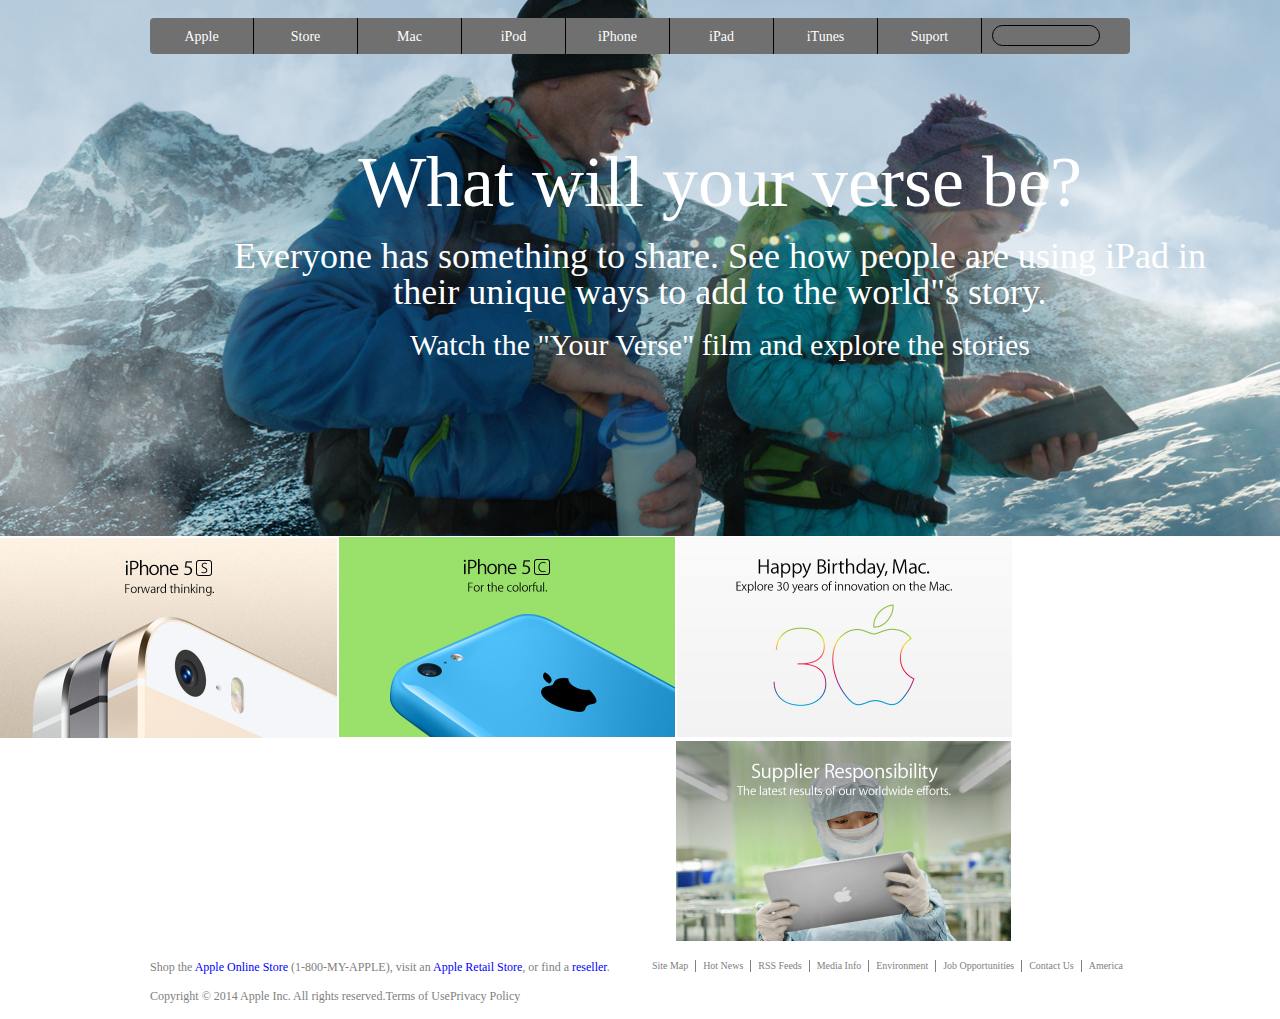
<file: odin-apple/index.html>
<!DOCTYPE html>
<html lang="en">
    <head>
        <meta charset="utf-8">
        <title>Apple</title>
        <link rel="stylesheet" type="text/css" href="assets/stylesheets/cssreset.css">
        <link rel="stylesheet" href="assets/stylesheets/apple_main.css">
    </head>
    <body>
        <div class="container">
            <nav id="global-navbar">
                <div class"navbar-table global-nav">
                    <ul class="navbar-ul">
                        <li><span>Apple</span></li>
                        <li><span>Store</span></li>
                        <li><span>Mac</span></li>
                        <li><span>iPod</span></li>
                        <li><span>iPhone</span></li>
                        <li><span>iPad</span></li>
                        <li><span>iTunes</span></li>
                        <li><span>Suport</span></li>
                    </ul>
                    <div class="navbar-search">
                        <form id="search">
                            <input type="textarea">
                        </form>
                    </div>
                </div>
            </nav>
            
            <article class="main">
                <section>
                    <header>
                        <h1>What will your verse be?</h1>
                        <p>Everyone has something to share. See how people are using iPad in their unique ways to add to the world"s story.</p>
                        <div class="header-bottom"><a href="#">Watch the "Your Verse" film and explore the stories</a></div>
                    </header>
                </section>
            </article>
            <aside class="promos">
                <ul class="promo-ul">
                    <li class="iphone5"><img src="assets/images/iphone5.png" alt"iPhone 5, Forward thinking"></li>
                    <li class="iphone5-colorful"><img src="assets/images/iphone5_colorful.png" alt"iPhone 5, For the colorful"></li>
                    <li class="mac-bday"><img src="assets/images/mac_bday.png" alt"Happy Birthday Mac!"></li>
                    <li class="suppliers"><img src="assets/images/supplier.png" alt"Supplier Responsibility"></li>
                </ul>
            </aside>
            <footer>
                <div class="footer">
                    <span class="contact">
                        <p>Shop the <a href="#">Apple Online Store</a> (1-800-MY-APPLE), 
                        visit an <a href="#">Apple Retail Store</a>, or find a <a href="#">reseller</a>.</p>
                    </span>
                    <span class="bottom-navbar">
                        <ul>
                            <li>Site Map
                            <li>Hot News
                            <li>RSS Feeds</li> 
                            <li>Media Info</li>
                            <li>Environment</li>
                            <li>Job Opportunities</li> 
                            <li>Contact Us</li>
                            <li>America</li>
                        </ul>
                    </span>
                </div>
                <div class="copyright">
                    <span>Copyright © 2014 Apple Inc. All rights reserved.</span> 
                    <span>
                        <ul>
                            <li>Terms of Use</li>
                            <li>Privacy Policy</li>
                        </ul>
                    </span>
                </div>
            </footer>
        </div>
    </body>
</html>
</file>
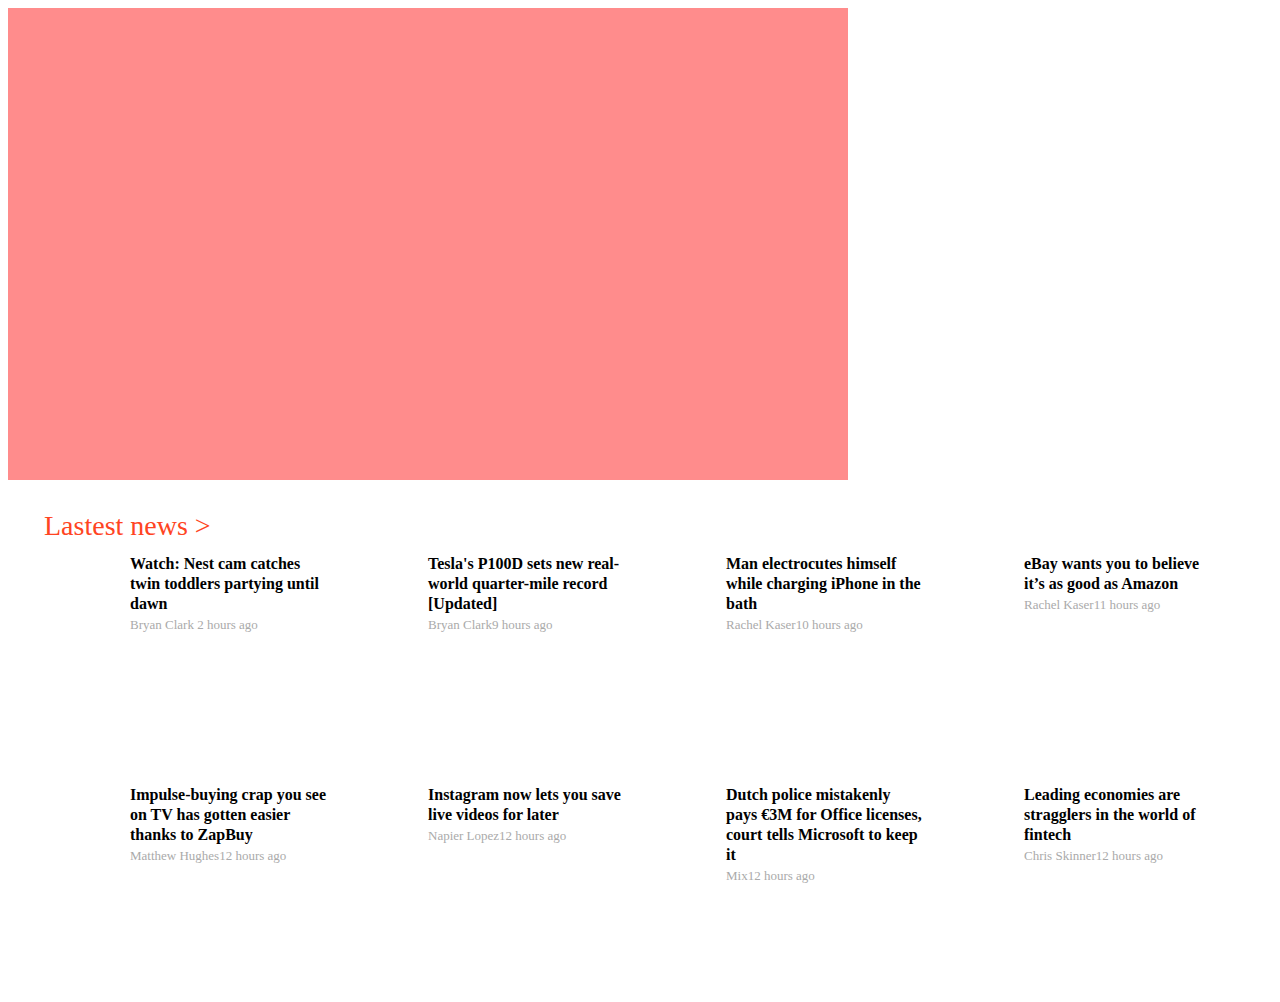
<file: odin-nextweb/index.html>
<!DOCTYPE html>
<html lang="en">
    <head>
        <meta charset="utf-8">
        <title>Next Web | International technology, news, buisness & culture</title>
        <link rel="stylesheet" type="text/css" href="assets/stylesheets/cssreset.css">
        <link rel="stylesheet" href="assets/stylesheets/style.css">
    </head>
    <body>
        <nav class="navbar">
            <div class="left-nav">
                <ul class="nav-ul">
                    <li class="link"><a href="#">News</a></li>
                    <li class="link"><a href="#">Confrence</a></li>
                    <li class="link"><a href="#">Index</a></li>
                    <li class="link"><a href="#">TQ</a></li>
                    <li class="link"><a href="#">Deals</a></li>
                    <li class="link"><a href="#">Answers</a></li>
                    <li class="link"><a href="#">Tech5</a></li>
                </ul>
            </div>
            <div class="right-nav">
                <ul class="nav-ul">
                    <li class="link"><a href="#">About</a></li>
                    <li class="link"><a href="#">Team</a></li>
                    <li class="link"><a href="#">Contribute</a></li>
                    <li class="link"><a href="#">Jobs</a></li>
                    <li class="link"><a href="#">Contact</a></li>
                </ul>
            </div>
            <div class="u-clear">
                <ul>
                    <li><div class="dropdown">Categories</div></li>
                    <li><div class="countdown"></div></li>
                    <div class="right">
                        <li><div class="search"></div></li>
                        <li><div class="social-media"></div></li>
                    </div>
                </ul>
                <div class="clear"></div>
            </div>
        </nav>
        <div class="clear"></div>
        <section id="cover" class="grid3">
            <article class="cover-story main">
                <div class="cover-image"></div>
            </article>
            <article class="cover-story">
                <div class="vr-cover"></div>
            </article>
            <article class="cover-story">
                <div class="zapier-cover"></div>
            </article>
            <div class="clear"></div>
        </section>
        <div class="wrapper">
            <section class="latest">
                <h2>Lastest news ></h2>
                <ul>
                    <li class="u-col-4 u-col-3 u-col-1">
                        <div class="nest-cam"></div>
                        <h1>Watch: Nest cam catches twin toddlers partying until dawn</h1>
                        <h4>Bryan Clark 2 hours ago</h4>
                    </li>
                    <li class="u-col-4 u-col-3 u-col-1">
                        <div class="tesla"></div>
                        <h1>Tesla's P100D sets new real-world quarter-mile record [Updated]</h1>
                        <h4>Bryan Clark9 hours ago</h4>
                    </li>
                    <li class="u-col-4 u-col-3 u-col-1">
                        <div class="bath"></div>
                        <h1>Man electrocutes himself while charging iPhone in the bath</h1>
                        <h4>Rachel Kaser10 hours ago</h4>
                    </li>
                    <li class="u-col-4 u-col-3 u-col-1">
                        <div class="ebay"></div>
                        <h1>eBay wants you to believe it’s as good as Amazon</h1>
                        <h4>Rachel Kaser11 hours ago</h4>
                    </li>
                    <li class="u-col-4 u-col-3 u-col-1">
                        <div class="zapbuy"></div>
                        <h1>Impulse-buying crap you see on TV has gotten easier thanks to ZapBuy</h1>
                        <h4>Matthew Hughes12 hours ago</h4>
                    </li>
                    <li class="u-col-4 u-col-3 u-col-1">
                        <div class="instagram"></div>
                        <h1>Instagram now lets you save live videos for later</h1>
                        <h4>Napier Lopez12 hours ago</h4>
                    </li>
                    <li class="u-col-4 u-col-3 u-col-1">
                        <div class="dutch-police"></div>
                        <h1>Dutch police mistakenly pays €3M for Office licenses, court tells Microsoft to keep it</h1>
                        <h4>Mix12 hours ago</h4>
                    </li>
                    <li class="u-col-4 u-col-3 u-col-1">
                        <div class="fintech"></div>
                        <h1>Leading economies are stragglers in the world of fintech</h1>
                        <h4>Chris Skinner12 hours ago</h4>
                    </li>
                </ul>
                <div class="clear"></div>
            </section>
        </div>
    </body>
</html>
</file>
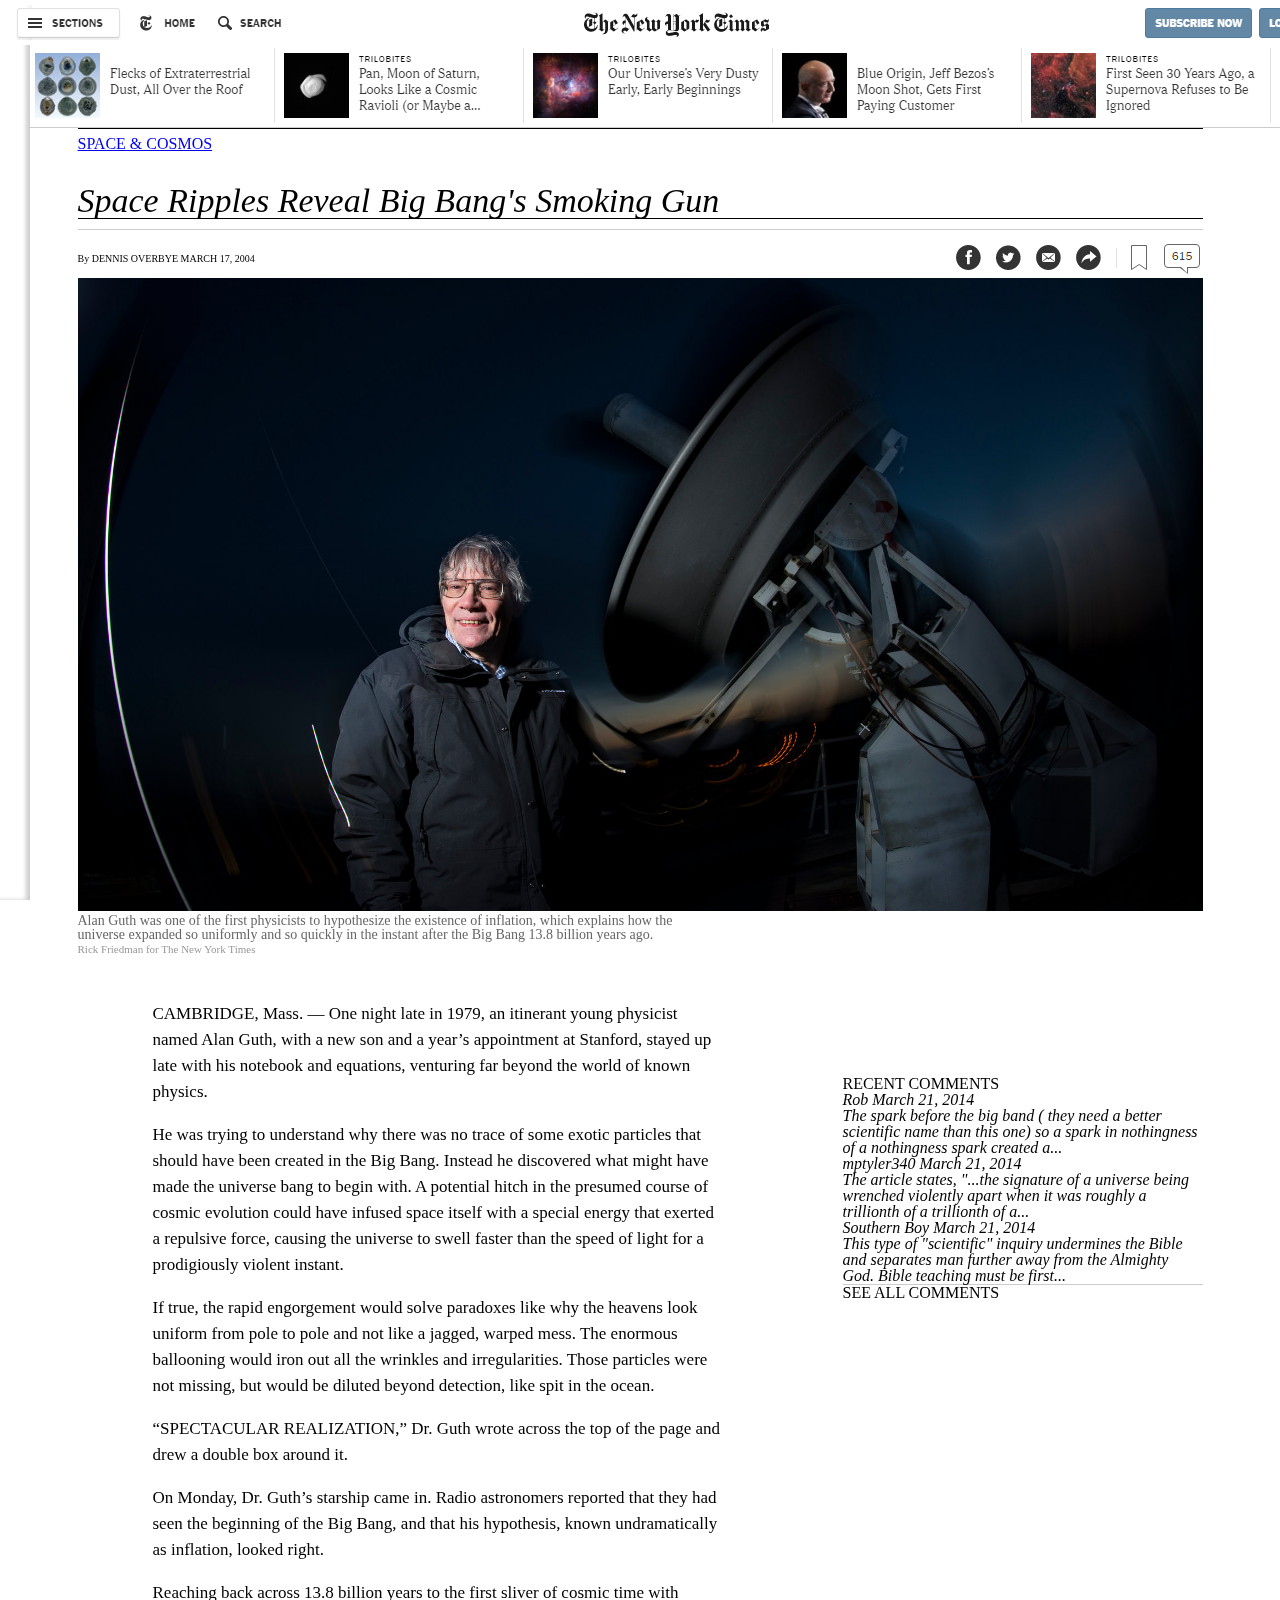
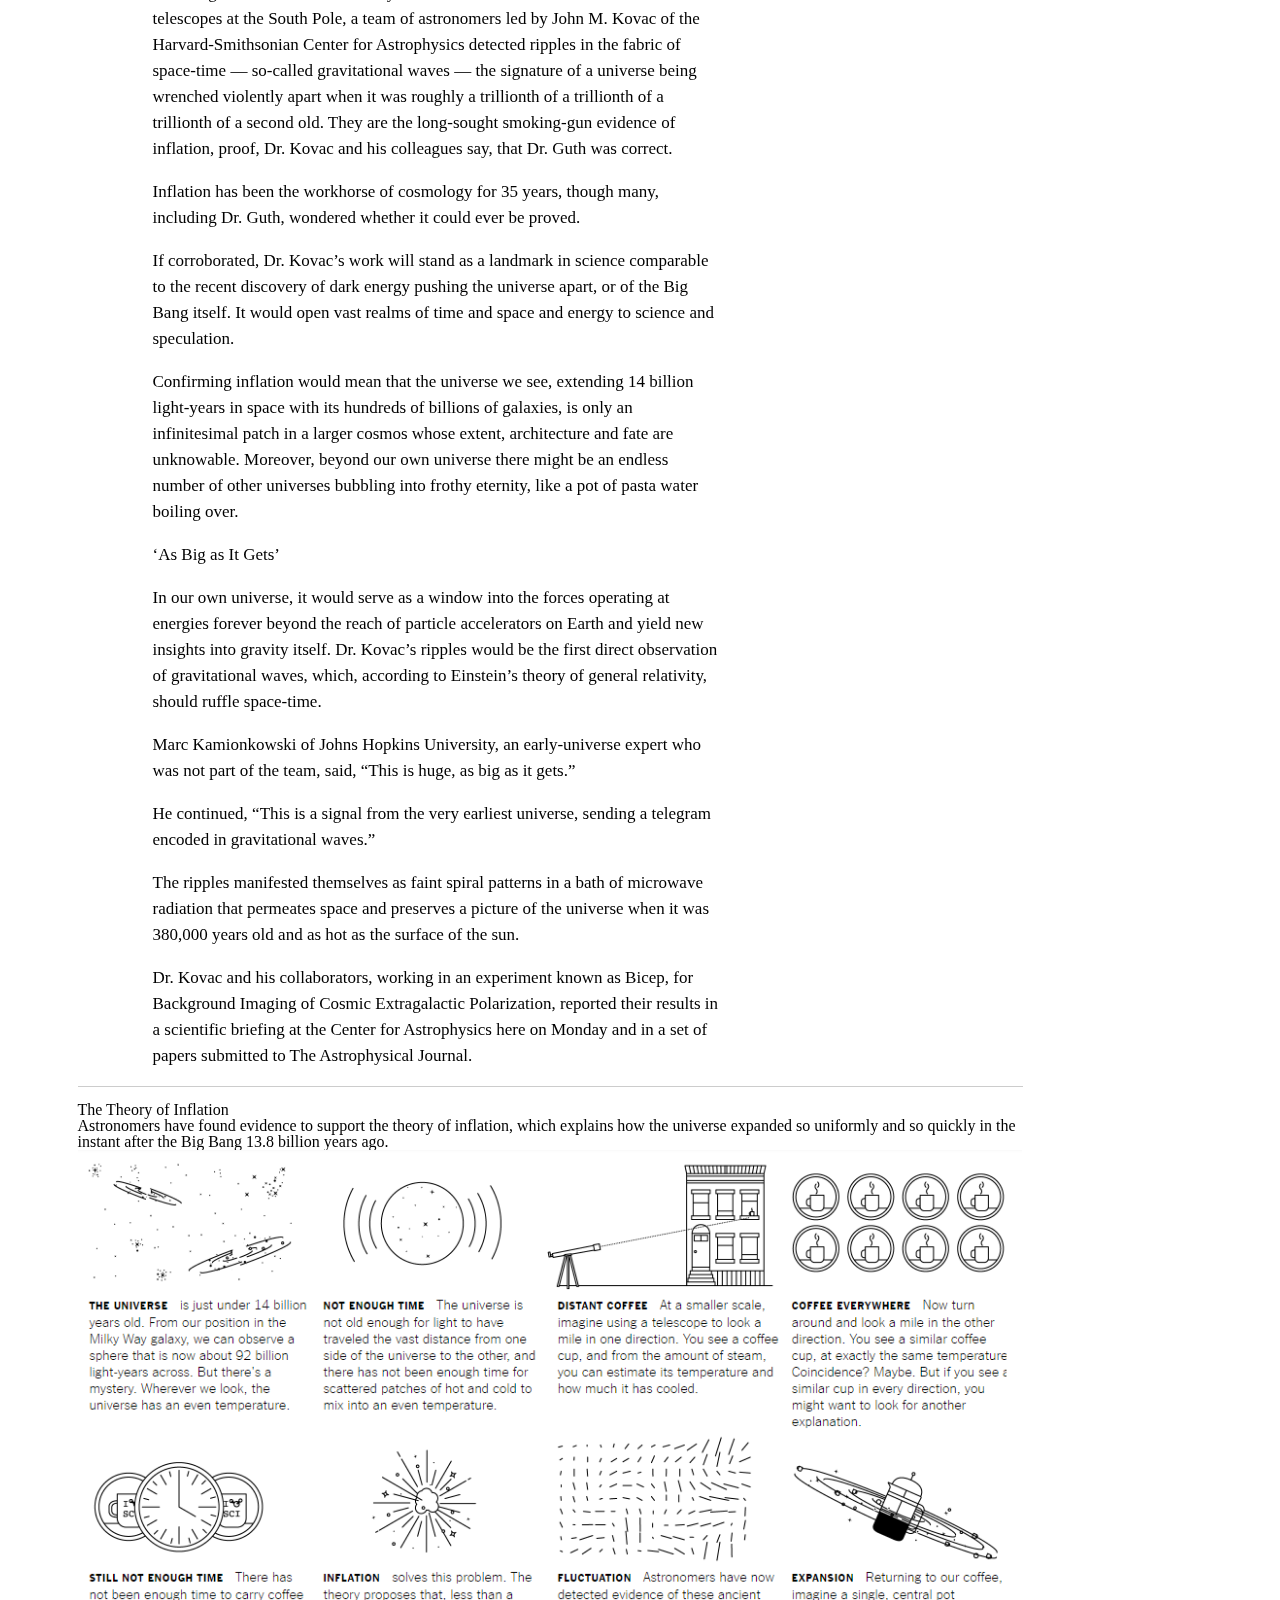
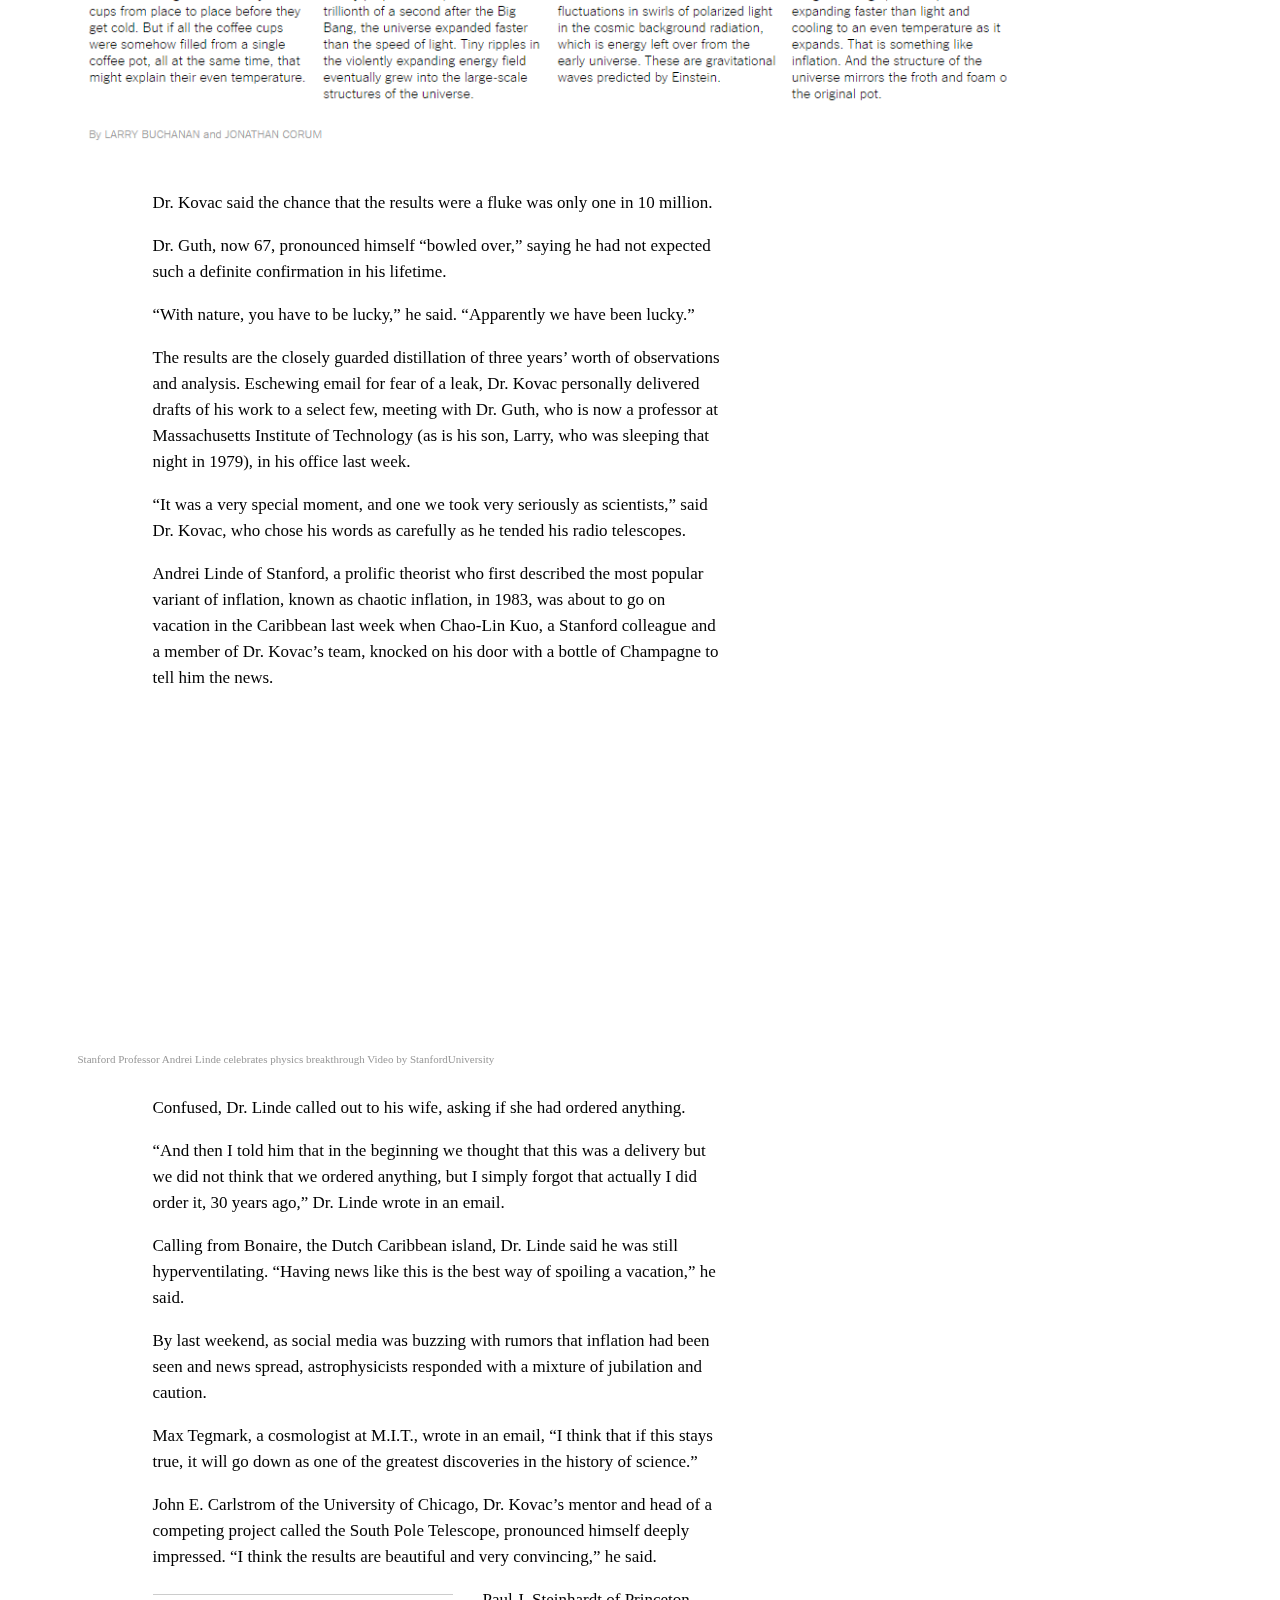
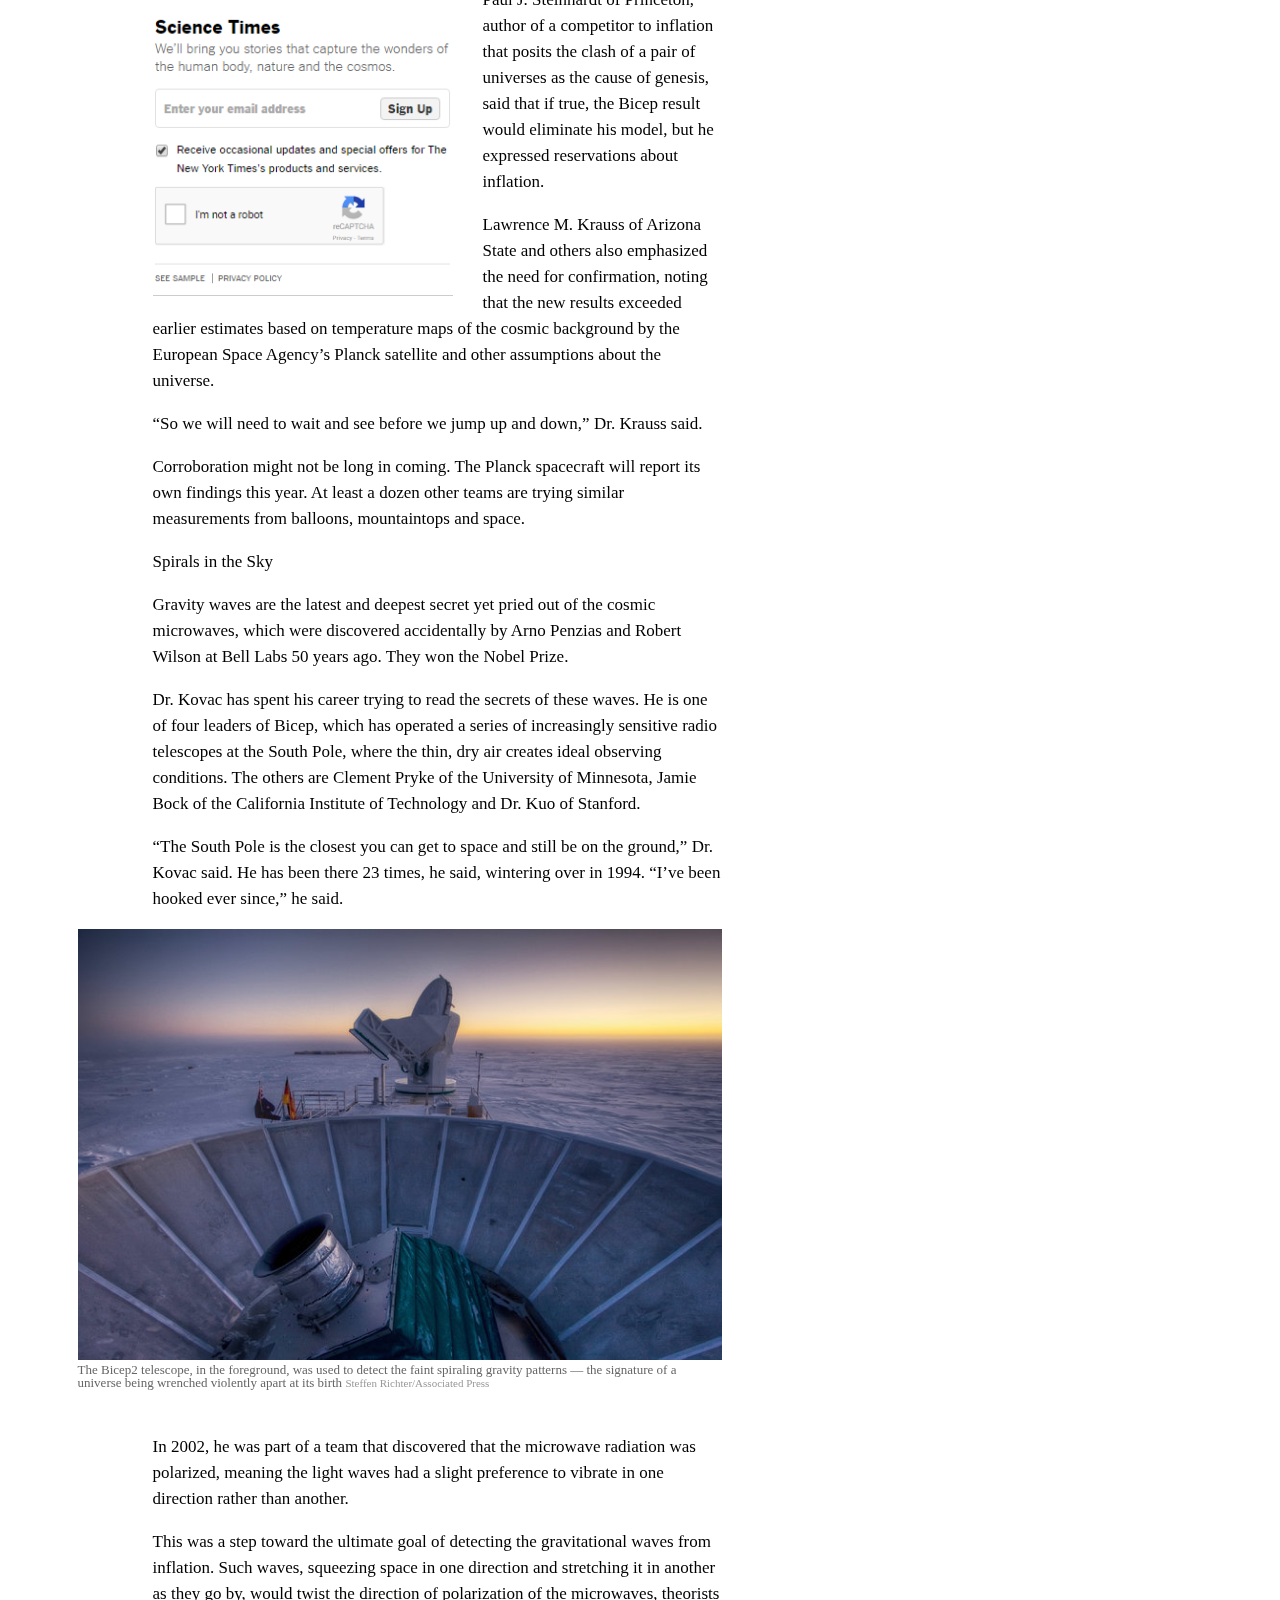
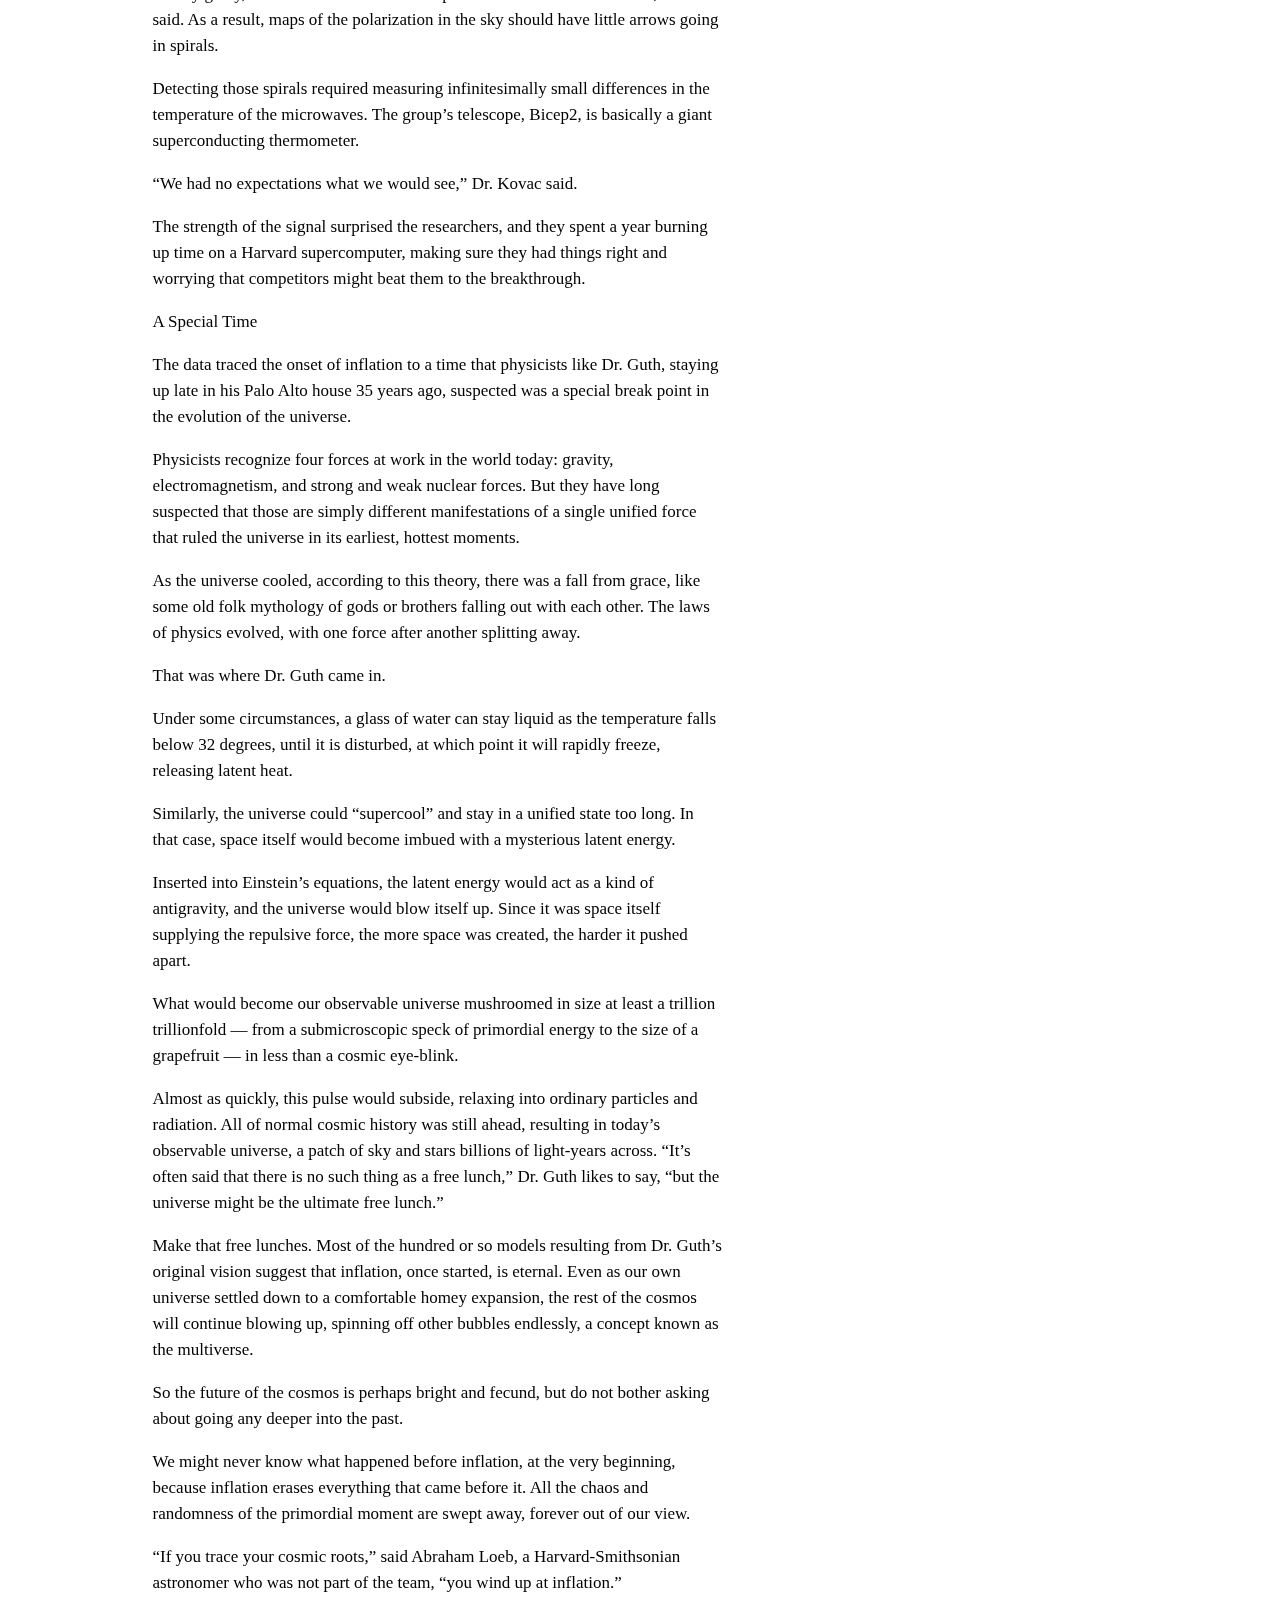
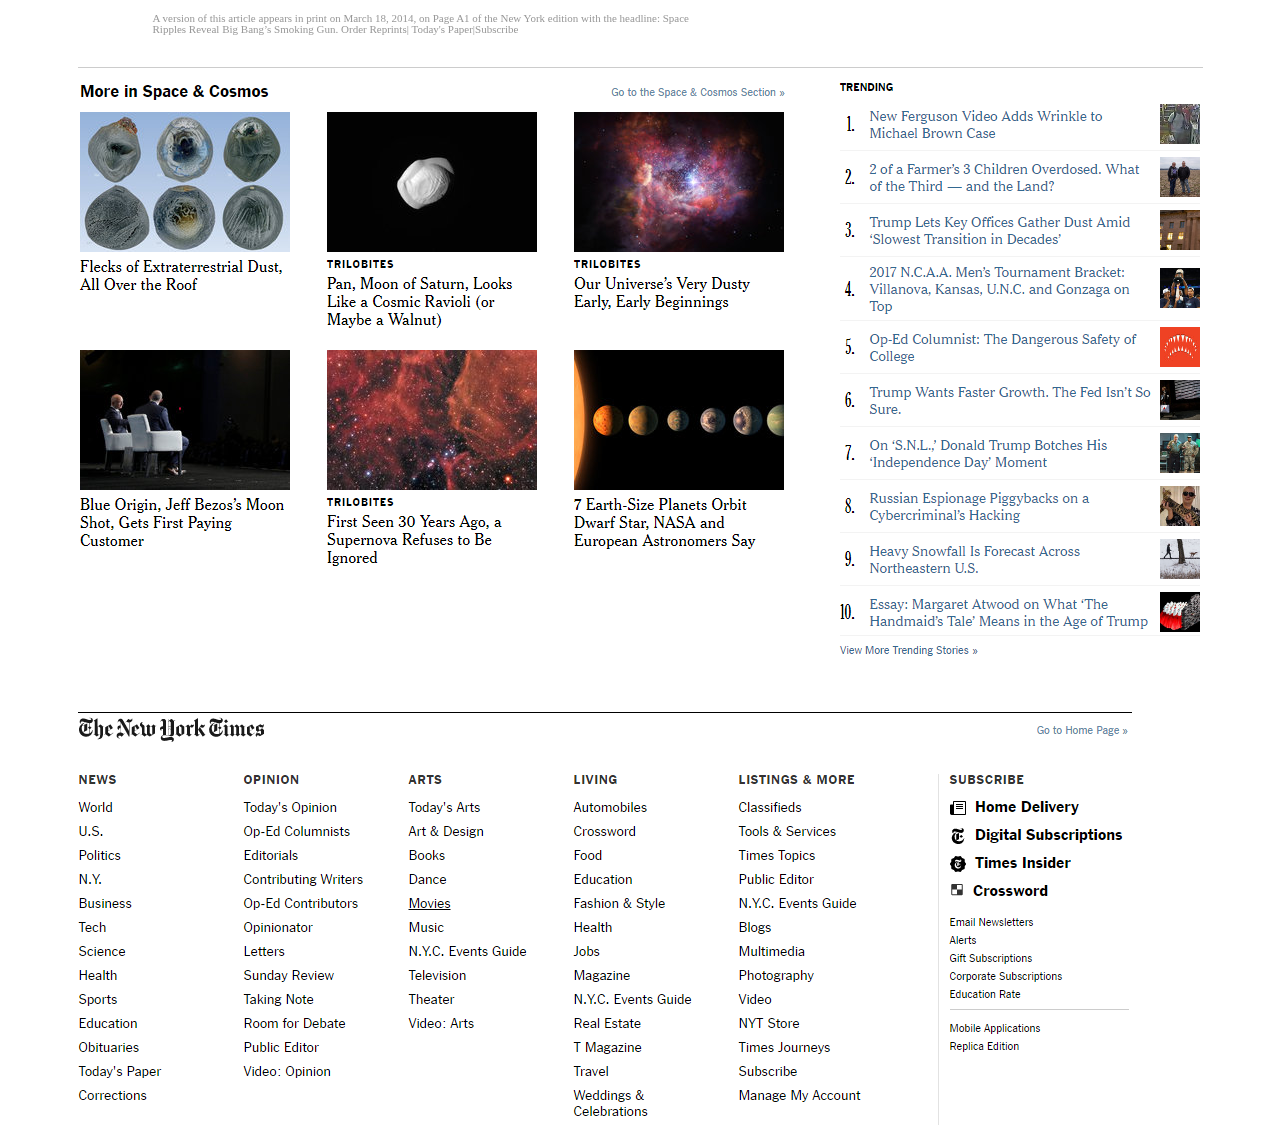
<file: odin-ny-times/index.html>
<!DOCTYPE html>
<html lang="en">
    <head>
        <meta charset="utf-8">
        <title>Space Ripples Reveal Big Bang's Smoking Gun - New York Times</title>
        <link rel="stylesheet" type="text/css" href="assets/stylesheets/cssreset.css">
        <link rel="stylesheet" href="assets/stylesheets/nytimes_main.css">
    </head>
    <body>
        <div id="nav-left"></div>
        <div id="fixed-head-top"></div>
        <div id="story-container"></div>
        <div id="page">
            <div class="main">
                <article id="story">
                    <header>
                        <h3 class="kicker"><a href="https://www.nytimes.com/pages/science/space/index.html">SPACE & COSMOS</a></h3>
                        <h1 class="story-title">Space Ripples Reveal Big Bang's Smoking Gun</h1>
                        <div id="story-meta">
                            <span class="author left">By <strong>DENNIS OVERBYE</strong> MARCH 17, 2004</span>
                            <span class="social-media right"><img src="assets/images/share.png"></span>
                            <div class="clear"></div>
                        </div>
                    </header>
                    <figure>
                        <img src="assets/images/18cosmos-superJumbo.jpg">
                        <figcaption>Alan Guth was one of the first physicists to hypothesize the existence of inflation, 
                        which explains how the universe expanded so uniformly and so quickly in the instant after the Big Bang 13.8 billion years ago. 
                        <span class="credit">Rick Friedman for The New York Times</span></figcaption>
                    </figure>
                    <div class="supplemental-items">
                        <aside class="comments">
                            <header><h2>RECENT COMMENTS</h2></header>
                            <div class="comments-articles">
                                <artilce class="comment">
                                    <header><h3 class="commenter"><b>Rob</b> March 21, 2014
                                    <p>The spark before the big band ( they need a better scientific name than this one) so a spark 
                                    in nothingness of a nothingness spark created a...
                                </artilce>
                                <artilce class="comment">
                                    <header><h3 class="commenter"><b>mptyler340</b> March 21, 2014</h3></header>
                                    <p>The article states, "...the signature of a universe being wrenched violently apart when it was 
                                    roughly a trillionth of a trillionth of a...</p>
                                </artilce>
                                <artilce class="comment">
                                    <header><h3 class="commenter"><b>Southern Boy</b> March 21, 2014</h3></header>
                                    <p>This type of "scientific" inquiry undermines the Bible and separates man further away from the 
                                    Almighty God. Bible teaching must be first...</p>
                                </artilce>
                            </div>
                            SEE ALL COMMENTS
                        </aside>
                    </div>
                    <div class="story-body">
                        <p class="story-content">CAMBRIDGE, Mass. — One night late in 1979, an itinerant young physicist named Alan Guth, 
                        with a new son and a year’s appointment at Stanford, stayed up late with his notebook and equations, venturing far 
                        beyond the world of known physics.</p>
    
                        <p class="story-content">He was trying to understand why there was no trace of some exotic particles that should have been created in the Big Bang. 
                        Instead he discovered what might have made the universe bang to begin with. A potential hitch in the presumed course of cosmic 
                        evolution could have infused space itself with a special energy that exerted a repulsive force, causing the universe to 
                        swell faster than the speed of light for a prodigiously violent instant.</p>
    
                        <p class="story-content">If true, the rapid engorgement would solve paradoxes like why the heavens look uniform from pole to pole and not like a jagged,
                        warped mess. The enormous ballooning would iron out all the wrinkles and irregularities. Those particles were not missing,
                        but would be diluted beyond detection, like spit in the ocean.</p>
    
                        <p class="story-content">“SPECTACULAR REALIZATION,” Dr. Guth wrote across the top of the page and drew a double box around it.</p>
                        
                        <p class="story-content">On Monday, Dr. Guth’s starship came in. Radio astronomers reported that they had seen the beginning of the Big Bang, 
                        and that his hypothesis, known undramatically as inflation, looked right.</p>
                        
                        <p class="story-content">Reaching back across 13.8 billion years to the first sliver of cosmic time with telescopes at the South Pole, a team of 
                        astronomers led by John M. Kovac of the Harvard-Smithsonian Center for Astrophysics detected ripples in the fabric of 
                        space-time — so-called gravitational waves — the signature of a universe being wrenched violently apart when it was roughly 
                        a trillionth of a trillionth of a trillionth of a second old. They are the long-sought smoking-gun evidence of inflation, 
                        proof, Dr. Kovac and his colleagues say, that Dr. Guth was correct.</p>
                        
                        <p class="story-content">Inflation has been the workhorse of cosmology for 35 years, though many, including Dr. Guth, wondered whether it could ever 
                        be proved.</p>
                        
                        <p class="story-content">If corroborated, Dr. Kovac’s work will stand as a landmark in science comparable to the recent discovery of dark energy 
                        pushing the universe apart, or of the Big Bang itself. It would open vast realms of time and space and energy to science 
                        and speculation.</p>
                        
                        <p class="story-content">Confirming inflation would mean that the universe we see, extending 14 billion light-years in space with its hundreds of 
                        billions of galaxies, is only an infinitesimal patch in a larger cosmos whose extent, architecture and fate are unknowable. 
                        Moreover, beyond our own universe there might be an endless number of other universes bubbling into frothy eternity, like a 
                        pot of pasta water boiling over.</p>
                        
                        <p class="story-content"><strong>‘As Big as It Gets’</strong></p>

                        <p class="story-content">In our own universe, it would serve as a window into the forces operating at energies 
                        forever beyond the reach of particle accelerators on Earth and yield new insights into gravity itself. 
                        Dr. Kovac’s ripples would be the first direct observation of gravitational waves, which, according to Einstein’s 
                        theory of general relativity, should ruffle space-time.</p>
                        
                        <p class="story-content">Marc Kamionkowski of Johns Hopkins University, an early-universe expert who was not part 
                        of the team, said, “This is huge, as big as it gets.”</p>
                        
                        <p class="story-content">He continued, “This is a signal from the very earliest universe, sending a telegram encoded 
                        in gravitational waves.”</p>
                        
                        <p class="story-content">The ripples manifested themselves as faint spiral patterns in a bath of microwave radiation 
                        that permeates space and preserves a picture of the universe when it was 380,000 years old and as hot as the surface 
                        of the sun.</p>
                        
                        <p class="story-content">Dr. Kovac and his collaborators, working in an experiment known as Bicep, for Background 
                        Imaging of Cosmic Extragalactic Polarization, reported their results in a scientific briefing at the Center for 
                        Astrophysics here on Monday and in a set of papers submitted to The Astrophysical Journal.</p>
                    </div>
                    <div class="theory-of-inflation">
                        <header>
                            <h2>The Theory of Inflation</h2>
                            <p>Astronomers have found evidence to support the theory of inflation, which explains how the universe expanded so 
                            uniformly and so quickly in the instant after the Big Bang 13.8 billion years ago.</p>
                        </header>
                        <figure>
                            <img src="assets/images/infographic.png">
                        </figure>
                    </div>
                    <div class="story-body">
                        <p class="story-content">Dr. Kovac said the chance that the results were a fluke was only one in 10 million.</p>

                        <p class="story-content">Dr. Guth, now 67, pronounced himself “bowled over,” saying he had not expected such a definite 
                        confirmation in his lifetime.</p>
                        
                        <p class="story-content">“With nature, you have to be lucky,” he said. “Apparently we have been lucky.”</p>
                        
                        <p class="story-content">The results are the closely guarded distillation of three years’ worth of observations and 
                        analysis. Eschewing email for fear of a leak, Dr. Kovac personally delivered drafts of his work to a select few,
                        meeting with Dr. Guth, who is now a professor at Massachusetts Institute of Technology (as is his son, Larry, who 
                        was sleeping that night in 1979), in his office last week.</p>
                        
                        <p class="story-content">“It was a very special moment, and one we took very seriously as scientists,” said Dr. Kovac, 
                        who chose his words as carefully as he tended his radio telescopes.</p>
                        
                        <p class="story-content">Andrei Linde of Stanford, a prolific theorist who first described the most popular variant 
                        of inflation, known as chaotic inflation, in 1983, was about to go on vacation in the Caribbean last week when 
                        Chao-Lin Kuo, a Stanford colleague and a member of Dr. Kovac’s team, knocked on his door with a bottle of Champagne 
                        to tell him the news.</p>
                        
                        <figure class="youtube-media">
                            <iframe width="645" height="315" src="https://www.youtube.com/embed/ZlfIVEy_YOA" frameborder="0" allowfullscreen></iframe>
                            <figcaption class="credit">Stanford Professor Andrei Linde celebrates physics breakthrough Video by StanfordUniversity</figcaption>
                        </figure>
                        
                        <p class="story-content">Confused, Dr. Linde called out to his wife, asking if she had ordered anything.</p>
                        
                        <p class="story-content">“And then I told him that in the beginning we thought that this was a delivery but we did not
                        think that we ordered anything, but I simply forgot that actually I did order it, 30 years ago,” Dr. Linde wrote in an email.</p>
                        
                        <p class="story-content">Calling from Bonaire, the Dutch Caribbean island, Dr. Linde said he was still hyperventilating. 
                        “Having news like this is the best way of spoiling a vacation,” he said.</p>
                        
                        <p class="story-content">By last weekend, as social media was buzzing with rumors that inflation had been seen and news spread, 
                        astrophysicists responded with a mixture of jubilation and caution.</p>
                        
                        <p class="story-content">Max Tegmark, a cosmologist at M.I.T., wrote in an email, “I think that if this stays true, it will 
                        go down as one of the greatest discoveries in the history of science.”</p>
                        
                        <p class="story-content">John E. Carlstrom of the University of Chicago, Dr. Kovac’s mentor and head of a competing 
                        project called the South Pole Telescope, pronounced himself deeply impressed. “I think the results are beautiful and 
                        very convincing,” he said.</p>

                        <div class="newsletter"><img src="assets/images/newsletter-signup.png"></div>
                        <p class="story-content">Paul J. Steinhardt of Princeton, author of a competitor to inflation that posits the clash of
                        a pair of universes as the cause of genesis, said that if true, the Bicep result would eliminate his model, but he expressed 
                        reservations about inflation.</p>
                        
                        <p class="story-content">Lawrence M. Krauss of Arizona State and others also emphasized the need for confirmation, noting 
                        that the new results exceeded earlier estimates based on temperature maps of the cosmic background by the European Space 
                        Agency’s Planck satellite and other assumptions about the universe.</p>
                        
                        <p class="story-content">“So we will need to wait and see before we jump up and down,” Dr. Krauss said.</p>
                        
                        <p class="story-content">Corroboration might not be long in coming. The Planck spacecraft will report its own findings 
                        this year. At least a dozen other teams are trying similar measurements from balloons, mountaintops and space.</p>
                        
                        <p class="story-content"><strong>Spirals in the Sky</strong></p>
                        
                        <p class="story-content">Gravity waves are the latest and deepest secret yet pried out of the cosmic microwaves, which were 
                        discovered accidentally by Arno Penzias and Robert Wilson at Bell Labs 50 years ago. They won the Nobel Prize.</p>
                        
                        <p class="story-content">Dr. Kovac has spent his career trying to read the secrets of these waves. He is one of four 
                        leaders of Bicep, which has operated a series of increasingly sensitive radio telescopes at the South Pole, where the thin,
                        dry air creates ideal observing conditions. The others are Clement Pryke of the University of Minnesota, Jamie Bock of the
                        California Institute of Technology and Dr. Kuo of Stanford.</p>
                        
                        <p class="story-content">“The South Pole is the closest you can get to space and still be on the ground,” Dr. Kovac said. 
                        He has been there 23 times, he said, wintering over in 1994. “I’ve been hooked ever since,” he said.</p>
                    </div>
                    <figure class="fig-2">
                        <img src="assets/images/18cosmos-2-master675.jpg">
                        <figcaption class="fig-2">The Bicep2 telescope, in the foreground, was used to detect the faint spiraling gravity patterns 
                        — the signature of a universe being wrenched violently apart at its birth
                        <span class="credit">Steffen Richter/Associated Press</span></figcaption>
                    </figure>
                    <div class="story-body">
                        <p class="story-content">In 2002, he was part of a team that discovered that the microwave radiation was polarized, 
                        meaning the light waves had a slight preference to vibrate in one direction rather than another.</p>

                        <p class="story-content">This was a step toward the ultimate goal of detecting the gravitational waves from inflation. 
                        Such waves, squeezing space in one direction and stretching it in another as they go by, would twist the direction of 
                        polarization of the microwaves, theorists said. As a result, maps of the polarization in the sky should have little 
                        arrows going in spirals.</p>
                        
                        <p class="story-content">Detecting those spirals required measuring infinitesimally small differences in the 
                        temperature of the microwaves. The group’s telescope, Bicep2, is basically a giant superconducting thermometer.</p>
                        
                        <p class="story-content">“We had no expectations what we would see,” Dr. Kovac said.</p>
                        
                        <p class="story-content">The strength of the signal surprised the researchers, and they spent a year burning up time on 
                        a Harvard supercomputer, making sure they had things right and worrying that competitors might beat them to the 
                        breakthrough.</p>
                        
                        <p class="story-content"><strong>A Special Time</strong></p>
                        
                        <p class="story-content">The data traced the onset of inflation to a time that physicists like Dr. Guth, 
                        staying up late in his Palo Alto house 35 years ago, suspected was a special break point in the evolution 
                        of the universe.</p>
                        
                        <p class="story-content">Physicists recognize four forces at work in the world today: gravity, electromagnetism, 
                        and strong and weak nuclear forces. But they have long suspected that those are simply different manifestations of 
                        a single unified force that ruled the universe in its earliest, hottest moments.</p>
                        
                        <p class="story-content">As the universe cooled, according to this theory, there was a fall from grace, like some 
                        old folk mythology of gods or brothers falling out with each other. The laws of physics evolved, with one force 
                        after another splitting away.</p>
                        
                        <p class="story-content"> That was where Dr. Guth came in.</p>
                        
                        <p class="story-content">Under some circumstances, a glass of water can stay liquid as the temperature falls 
                        below 32 degrees, until it is disturbed, at which point it will rapidly freeze, releasing latent heat.</p>
                        
                        <p class="story-content">Similarly, the universe could “supercool” and stay in a unified state too long. 
                        In that case, space itself would become imbued with a mysterious latent energy.</p>
                        
                        <p class="story-content">Inserted into Einstein’s equations, the latent energy would act as a kind of antigravity, 
                        and the universe would blow itself up. Since it was space itself supplying the repulsive force, the more space was 
                        created, the harder it pushed apart.</p>
                        
                        <p class="story-content">What would become our observable universe mushroomed in size at least a trillion 
                        trillionfold — from a submicroscopic speck of primordial energy to the size of a grapefruit — in less than a 
                        cosmic eye-blink.</p>
                        
                        <p class="story-content">Almost as quickly, this pulse would subside, relaxing into ordinary particles and 
                        radiation. All of normal cosmic history was still ahead, resulting in today’s observable universe, a patch of 
                        sky and stars billions of light-years across. “It’s often said that there is no such thing as a free lunch,” Dr. 
                        Guth likes to say, “but the universe might be the ultimate free lunch.”</p>
                        
                        <p class="story-content">Make that free lunches. Most of the hundred or so models resulting from Dr. Guth’s 
                        original vision suggest that inflation, once started, is eternal. Even as our own universe settled down to a 
                        comfortable homey expansion, the rest of the cosmos will continue blowing up, spinning off other bubbles endlessly,
                        a concept known as the multiverse.</p>
                        
                        <p class="story-content">So the future of the cosmos is perhaps bright and fecund, but do not bother asking 
                        about going any deeper into the past.</p>
                        
                        <p class="story-content">We might never know what happened before inflation, at the very beginning, because 
                        inflation erases everything that came before it. All the chaos and randomness of the primordial moment are swept
                        away, forever out of our view.</p>
                        
                        <p class="story-content">“If you trace your cosmic roots,” said Abraham Loeb, a Harvard-Smithsonian 
                        astronomer who was not part of the team, “you wind up at inflation.”</p>
                        
                        <p class="story-content credit story-credit">A version of this article appears in print on March 18, 2014, on Page A1 of the New York edition 
                        with the headline: Space Ripples Reveal Big Bang’s Smoking Gun. Order Reprints| Today's Paper|Subscribe</p>
                    </div>
                </article>
                <section>
                    <aside class="trending bottom-asides">
                        <img src="assets/images/trending.png">
                    </aside>
                    <aside class="more bottom-asides">
                        <img src="assets/images/more.png">
                    </aside>
                </section>
                <footer>
                    <img src="assets/images/footer.png">
                </footer>
            </div>
        </div>
    </body>
</html>
</file>
<file: odin-apple/assets/stylesheets/apple_main.css>
.container {
    position: relative;
    height: 100%;
    width: 100%;
}

/* Nav Bar */

#global-navbar {
    z-index: 1;
    margin: 0 auto;
    height:  36px;
    position: relative;
    width: 980px;
    border-radius: 4px;
    background: #707070;
    top: 18px;
}

.navbar-ul {
    list-style-type: none;
    display: inline;
}

.navbar-ul li {
    border-left: 1px solid black;
    float: left;
    padding-top: 12px;
    padding-bottom: 10px;
    color: white;
    height: 100%;
    width: 103px;
    text-align: center;
    font-size: 14px;
}

.navbar-ul li:first-child {
    border: none;
}

.navbar-search {
    float: left;
    padding: 7px 10px;
    max-width: 132px;
    border-left: 1px solid black;
}

#search {
    overflow: hidden;
}

#search input {
    border-radius: 12px;
    border: .5px solid black;
    background: none;
    width: 66px;
    height: 16px;
    padding: 2px 18px 1px 22px;
}

/* Main */

.main {
    margin-top: -40px;
    width: 1440px;
    right: auto;
    height: 100%;
    min-height: 540px;
    background: url("../images/hero.jpg") 50% 100% no-repeat;
    background-size: 1440px 1315px;
    float: left;
}

.main header {
    text-align: center;
    padding-top: 80px;
    color: white;
}

.main header h1 {
    margin-top: 70px;
    font-size: 72px;
    font-weight: 100;
}

.main header p {
    width: 980px;
    margin: 0 auto;
    padding: 20px;
    font-size: 36px;
}

.main header a {
    text-decoration: none;
    font-size: 30px;
    color: white;
    width: 980px;
}

/* Promos */
.promos {
    width: 100%;
    clear: both;
    overflow:hidden;
}

.promo-ul {
    display: inline;
}

.promo-ul li {
    float: left;
}

footer {
    clear: both;
    padding-top: 15px;
    font-size: 12px;
    line-height: 1.2;
    color: gray;
    width: 980px;
    margin: 0 auto;
    overflow: hidden;
}

footer a {
    color: blue;
    text-decoration: none;
}

.contact {
    float: left;
}
.bottom-navbar {
    float: right;
    font-size: .83em;
}
.bottom-navbar ul {
    display: inline;
}
.bottom-navbar ul li {
    padding: 0 7px;
    float: left;
    border-left: 1px solid gray;
}
.bottom-navbar ul li:first-child {
    border: none;
}

.copyright {
    overflow: hidden;
    padding: 15px 0;
    clear: both;
}

.copyright ul {
    display: inline;
}

.copyright span {
    float: left;
}
.copyright ul li {
    float: left;
}
</file>
<file: odin-nextweb/assets/stylesheets/style.css>
* ,
* :before,
* :after {
     -webkit-box-sizing: border-box;
        -moz-box-sizing: border-box;
             box-sizing: border-box;
}

body {
    width: 100%;
    position: relative;
    height: 100%;
}


/* Nav Bar */

nav {
    display: none;
}
@media (min-width: 1023px) {
    nav {
        width: 100%;
        background: black;
        font-size: 13px;
        line-height: 32px;
        max-height: 32px;
        position: relative;
        z-index: 2;
    }
    
    .left-nav {
        float: left;
    }
    
    .right-nav {
        float: right;
    }
    
    .nav-ul li {
        list-style: none;
        display: inline;
    }
    
    .right-nav li {
        padding-right: 12px;
    }
    .right-nav li:last-child {
        padding-right: 20px;
    }
    .left-nav li {
        padding-left: 12px;
    }
    .left-nav li:first-child {
        padding-left: 20px;
    }
    .nav-ul li a {
        text-decoration: none;
        color: rgba(255,255,255,.6);
    }
    .nav-ul li a:hover {
        color: #fff;
    }
    
    .u-clear {
        clear: both;
        line-height: 48px;
        max-height: 48px;
        width: 100%;
        box-shadow: 0 15px 15px 0 rgba(182, 182, 182, 0.1);
        width: 100%;
    }
    
    .u-clear li {
        float: left;
    }
    
    u-clear ul {
        width: 100%;
    }
    
    .right {
        float: right;
        width: 25%;
        border: 1px solid red;
    }
    .right li {
        float: right;
    }
    
    .clear {
        clear: both;
    }
    
    /* Nav Part 2 */
    
    .dropdown {
        padding: 0 20px;
        color: #aaa;
        text-transform: uppercase;
    }
    .countdown {
        margin: 0 33%;
        height: 48px;
        width: 600px;
        background-image: url("../images/countdown.png");
        background-repeat: no-repeat;
        background-position: center center;
        margin-right: 100px;
    }
    
    .social-media {
        height: 48px;
        width: 138px;
        background-image: url("../images/social_media.png");
        background-repeat: no-repeat;
        background-size: 100%;
        background-position: center center;
    }
    
    .search {
        height: 48px;
        width: 48px;
        background-image: url("../images/search.png");
        background-repeat: no-repeat;
        background-position: center center;
        border-left: 1px solid #aaa;
    }
    
}
/* Cover Story */

#cover {
    width: 100%;
    height: 100%;
    clear: both;
    padding: 4px;
}

.cover-story {
    width: 100%;
    height: 100%;
}

.grid3 article {
    width: 100%;
    height: 240px;
    float: left;
    padding: 4px;
}
    

.cover-image {
    height: 100%;
    width: 100%;
    background: linear-gradient(
      rgba(256, 0, 0, 0.45), 
      rgba(255, 0, 0, 0.45)),
      url("https://cdn3.tnwcdn.com/wp-content/blogs.dir/1/files/2017/03/Pokemon-Apple-Watch-796x399.jpg");
    background-size: cover;
    background-repeat: no-repeat;
    margin: 0px auto
    
}

.vr-cover {
    height: 100%;
    width: 100%;
    background-image: url("https://cdn1.tnwcdn.com/wp-content/blogs.dir/1/files/2017/03/Disney-VR-796x398.jpg");
    background-repeat: no-repeat;
    background-size: 100%;
}

.zapier-cover {
    height: 100%;
    width: 100%;
    background-image: url("https://cdn3.tnwcdn.com/wp-content/blogs.dir/1/files/2017/03/zapier-logo-796x398.jpg");
    background-repeat: no-repeat;
    background-size: cover;
    margin: 0 auto;
    
}

/* Latest News */

.wrapper {
    max-width: 1192px;
    margin: 0 auto;
}
.latest {
    width: 100%;
    padding-top: 24px;
}

.latest h2 {
    color: #f42;
    font-size: 28px
}

.u-col-3 {
    width: 100%;
    height: 72px;
    padding: 8px;
    padding: 10px;
    }
    
.u-col-3 div {
    width: inherit;
    max-width: 72px;
    height: 100%;
    float: left;
    background-size: cover;
}

.latest ul li h1 {
    font-size: 16px;
    font-weight: 700;
    line-height: 20px;
}

.latest ul li h4 {
    color: #aaa;
    font-size: 13px;
    padding-top: 4px;
}

.nest-cam {
    background-image: url("https://cdn2.tnwcdn.com/wp-content/blogs.dir/1/files/2017/03/baby-party.gif");
    
}

.tesla {
    background-image: url("https://cdn0.tnwcdn.com/wp-content/blogs.dir/1/files/2017/03/tesla-record-540x270.jpg");
    
}

.bath {
    background-image: url("https://cdn1.tnwcdn.com/wp-content/blogs.dir/1/files/2015/01/unplug-e1490035443821-540x270.jpg");
}

.ebay {
    background-image: url("https://cdn1.tnwcdn.com/wp-content/blogs.dir/1/files/2015/09/ebay4-1200x600.jpg");
}

.zapbuy {
    background-image: url("https://cdn1.tnwcdn.com/wp-content/blogs.dir/1/files/2017/03/ZAPBuy-Image2-417x270.png");
}

.instagram {
    background-image: url("https://cdn0.tnwcdn.com/wp-content/blogs.dir/1/files/2017/03/save-english-800x475-455x270.jpg");
}

.dutch-police {
    background-image: url("https://cdn1.tnwcdn.com/wp-content/blogs.dir/1/files/2017/03/Microsoft-Logo-icon-png-Transparent-Background-e1490021206579-540x270.jpg");
}

.fintech {
    background-image: url("https://cdn3.tnwcdn.com/wp-content/blogs.dir/1/files/2014/12/Nairobi-730x279.jpg");
}


@media (min-width: 1024px) {
    

    .u-col-3 {
       width: 33%; 
       height: 231px;
       padding: 10px;
    }
    .grid3 article {
        width: 33.33%;
        height: 240px;
        float: left;
        padding: 4px;
    }
    
    .grid3 article:first-child {
        width: 66.66%;
        height: 480px;
    }

}

@media (min-width: 768px) {
    .u-col-3 {
       width: 25%; 
       height: 231px;
       padding: 14px;
    }
    
    .latest ul li {
        float: left;
    }

    .latest ul li div {
        height: 135px;
        width: 270px;
        background-size: cover;
    }
    
}
</file>
<file: odin-ny-times/assets/stylesheets/nytimes_main.css>
/* Body */
body{
    max-width: 100%;
    height: 100%;
    font-family: "nyt-cheltenham",georgia,"times new roman",times,serif;
}

/* Nav Left */

#nav-left {
  position: fixed;
  top: 0;
  left: 0;
  height: 100%;
  width: 30px;
  box-shadow: inset -4px 0 4px 0 #ccc;
  border: none;
  
}

/* Fixed Header */
#fixed-head-top {
  z-index: 1;
  position: fixed;
  right: 0;
  left: 0;
  top: 0;
  padding-left: 10px;
  padding-right: 10px;
  background: white;
  background-image: url("../images/header.png");
  background-repeat: no-repeat;
  min-height: 35px;
  padding-bottom: 5px;
  border-top: 5px solid white !important;
  border-left: 15px solid white !important;
}

#story-container {
  margin-top: 47px;
  width: 100%;
  height: 80px;
  margin-left: 30px;
  background-image: url("../images/see_more.png");
  background-repeat: no-repeat;
  border-bottom: 1px solid #ccc !important;
  border-bottom: 1px solid #ccc !important;
}

/* Container */

#page {
  position: relative;
  width: 100%;
  height: 100%;
}

.main {
  margin: 0 auto;
  height: 400px;
  width: 1125px;
  border-top: 1px solid black;
}

#story {
  margin-top: 7px;
  margin-bottom: 32px;
  position: relative;
}

.kicker {
  margin-bottom: 32px;
}

.story-title {
  font-style: italic;
  font-size: 34px;
  margin-bottom: 10px;
  border-bottom: 1px solid black;
}
.left {
  float: left;
}

.right {
  float: right;
}

.author {
  padding-top: 10px;
  padding-bottom: 10px;
  font-size: 10px;
}

.clear {
  clear: both;
}

#story-meta {
  padding-top: 14px;
  border-top: 1px solid #ccc;
}

figure {
  margin-bottom: 45px;
}

figure img {
  height: auto;
  max-width: 100%;
}
figcaption {
  font-size: 14px;
  color: #666;
  width: 600px;
}

.story-body {
  width: 705px;
  position: relative;
}

.story-content {
  font-size: 17px;
  width: 570px;
  margin-left: 75px;
  margin-bottom: 17px;
  line-height: 26px;
}

.credit {
  font-size: 11px;
  color: #999;
  line-height: 1em;
}

.story-credit {
  margin-bottom: 32px;
}

/* Supplemental */

.supplemental-items {
  float: right;
  width: 360px;
}

.commenter {
  font-style: oblique;
}
aside.comments {
  margin-top: 75px;
}

.comment {
  margin-bottom: 25px;
}
.comments-articles {
  border-bottom: 1px solid #ccc;
}
.theory-of-inflation {
  width: 945px;
  margin: 15px 30px 15px 0;
  border-top: 1px solid #ccc;
  padding-top: 15px;
}

.youtube-media {
  margin-bottom: 30px;
  margin-top: 45px;
}

.newsletter {
  margin: 7px 30px 15px 75px;
  float: left;
  padding-top: 15px;
  border-top: 1px solid #ccc;
  border-bottom: 1px solid #ccc;
}

.newsletter img {
  width: 300px;
}

.fig-2 {
  width: 645px;
}

figcaption.fig-2 {
  font-size: 13px;
  width: 635px;
}

.trending {
  float: right;
}

.bottom-asides{
  border-top: 1px solid #ccc;
  padding-top: 10px;
  margin-bottom: 40px;
}

footer {
  clear: both;
  padding-top: 10px;
}

footer img {
    border-top: 1px double black !important;
}
</file>
<file: odin-apple/assets/stylesheets/cssreset.css>
/* Reset */
/* http://meyerweb.com/eric/tools/css/reset/ 2. v2.0 | 20110126
  License: none (public domain)
*/

html, body, div, span, applet, object, iframe,
h1, h2, h3, h4, h5, h6, p, blockquote, pre,
a, abbr, acronym, address, big, cite, code,
del, dfn, em, img, ins, kbd, q, s, samp,
small, strike, strong, sub, sup, tt, var,
b, u, i, center,
dl, dt, dd, ol, ul, li,
fieldset, form, label, legend,
table, caption, tbody, tfoot, thead, tr, th, td,
article, aside, canvas, details, embed,
figure, figcaption, footer, header, hgroup,
menu, nav, output, ruby, section, summary,
time, mark, audio, video {
  margin: 0;
  padding: 0;
  border: 0;
  font-size: 100%;
  font: inherit;
  vertical-align: baseline;
}
/* HTML5 display-role reset for older browsers */
article, aside, details, figcaption, figure,
footer, header, hgroup, menu, nav, section {
  display: block;
}
body {
  line-height: 1;
}
ol, ul {
  list-style: none;
}
blockquote, q {
  quotes: none;
}
blockquote:before, blockquote:after,
q:before, q:after {
  content: '';
  content: none;
}
table {
  border-collapse: collapse;
  border-spacing: 0;
}
</file>
<file: odin-nextweb/assets/stylesheets/cssreset.css>
/* Reset */
/* http://meyerweb.com/eric/tools/css/reset/ 2. v2.0 | 20110126
  License: none (public domain)
*/

html, body, div, span, applet, object, iframe,
h1, h2, h3, h4, h5, h6, p, blockquote, pre,
a, abbr, acronym, address, big, cite, code,
del, dfn, em, img, ins, kbd, q, s, samp,
small, strike, strong, sub, sup, tt, var,
b, u, i, center,
dl, dt, dd, ol, ul, li,
fieldset, form, label, legend,
table, caption, tbody, tfoot, thead, tr, th, td,
article, aside, canvas, details, embed,
figure, figcaption, footer, header, hgroup,
menu, nav, output, ruby, section, summary,
time, mark, audio, video {
  margin: 0;
  padding: 0;
  border: 0;
  font-size: 100%;
  font: inherit;
  vertical-align: baseline;
}
/* HTML5 display-role reset for older browsers */
article, aside, details, figcaption, figure,
footer, header, hgroup, menu, nav, section {
  display: block;
}
body {
  line-height: 1;
}
ol, ul {
  list-style: none;
}
blockquote, q {
  quotes: none;
}
blockquote:before, blockquote:after,
q:before, q:after {
  content: '';
  content: none;
}
table {
  border-collapse: collapse;
  border-spacing: 0;
}
</file>
<file: odin-ny-times/assets/stylesheets/cssreset.css>
/* Reset */
/* http://meyerweb.com/eric/tools/css/reset/ 2. v2.0 | 20110126
  License: none (public domain)
*/

html, body, div, span, applet, object, iframe,
h1, h2, h3, h4, h5, h6, p, blockquote, pre,
a, abbr, acronym, address, big, cite, code,
del, dfn, em, img, ins, kbd, q, s, samp,
small, strike, strong, sub, sup, tt, var,
b, u, i, center,
dl, dt, dd, ol, ul, li,
fieldset, form, label, legend,
table, caption, tbody, tfoot, thead, tr, th, td,
article, aside, canvas, details, embed,
figure, figcaption, footer, header, hgroup,
menu, nav, output, ruby, section, summary,
time, mark, audio, video {
  margin: 0;
  padding: 0;
  border: 0;
  font-size: 100%;
  font: inherit;
  vertical-align: baseline;
}
/* HTML5 display-role reset for older browsers */
article, aside, details, figcaption, figure,
footer, header, hgroup, menu, nav, section {
  display: block;
}
body {
  line-height: 1;
}
ol, ul {
  list-style: none;
}
blockquote, q {
  quotes: none;
}
blockquote:before, blockquote:after,
q:before, q:after {
  content: '';
  content: none;
}
table {
  border-collapse: collapse;
  border-spacing: 0;
}
</file>
